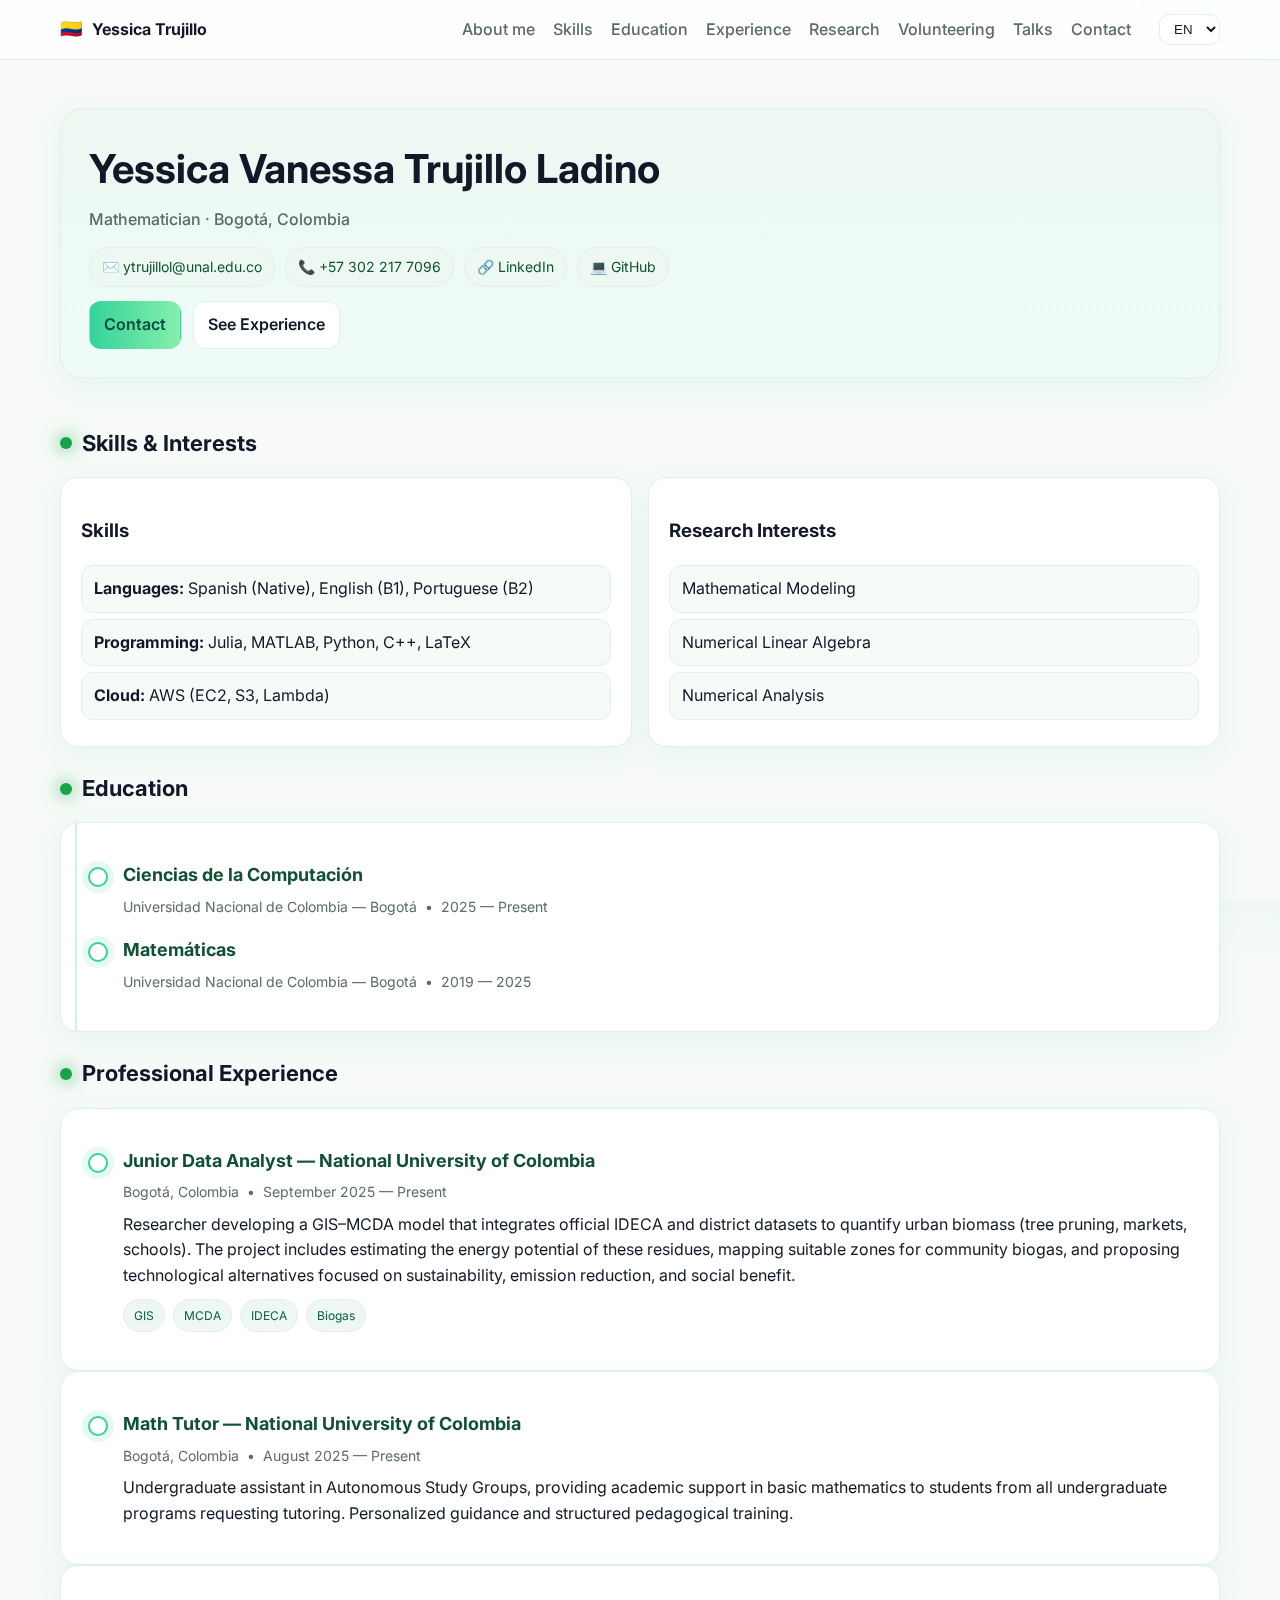
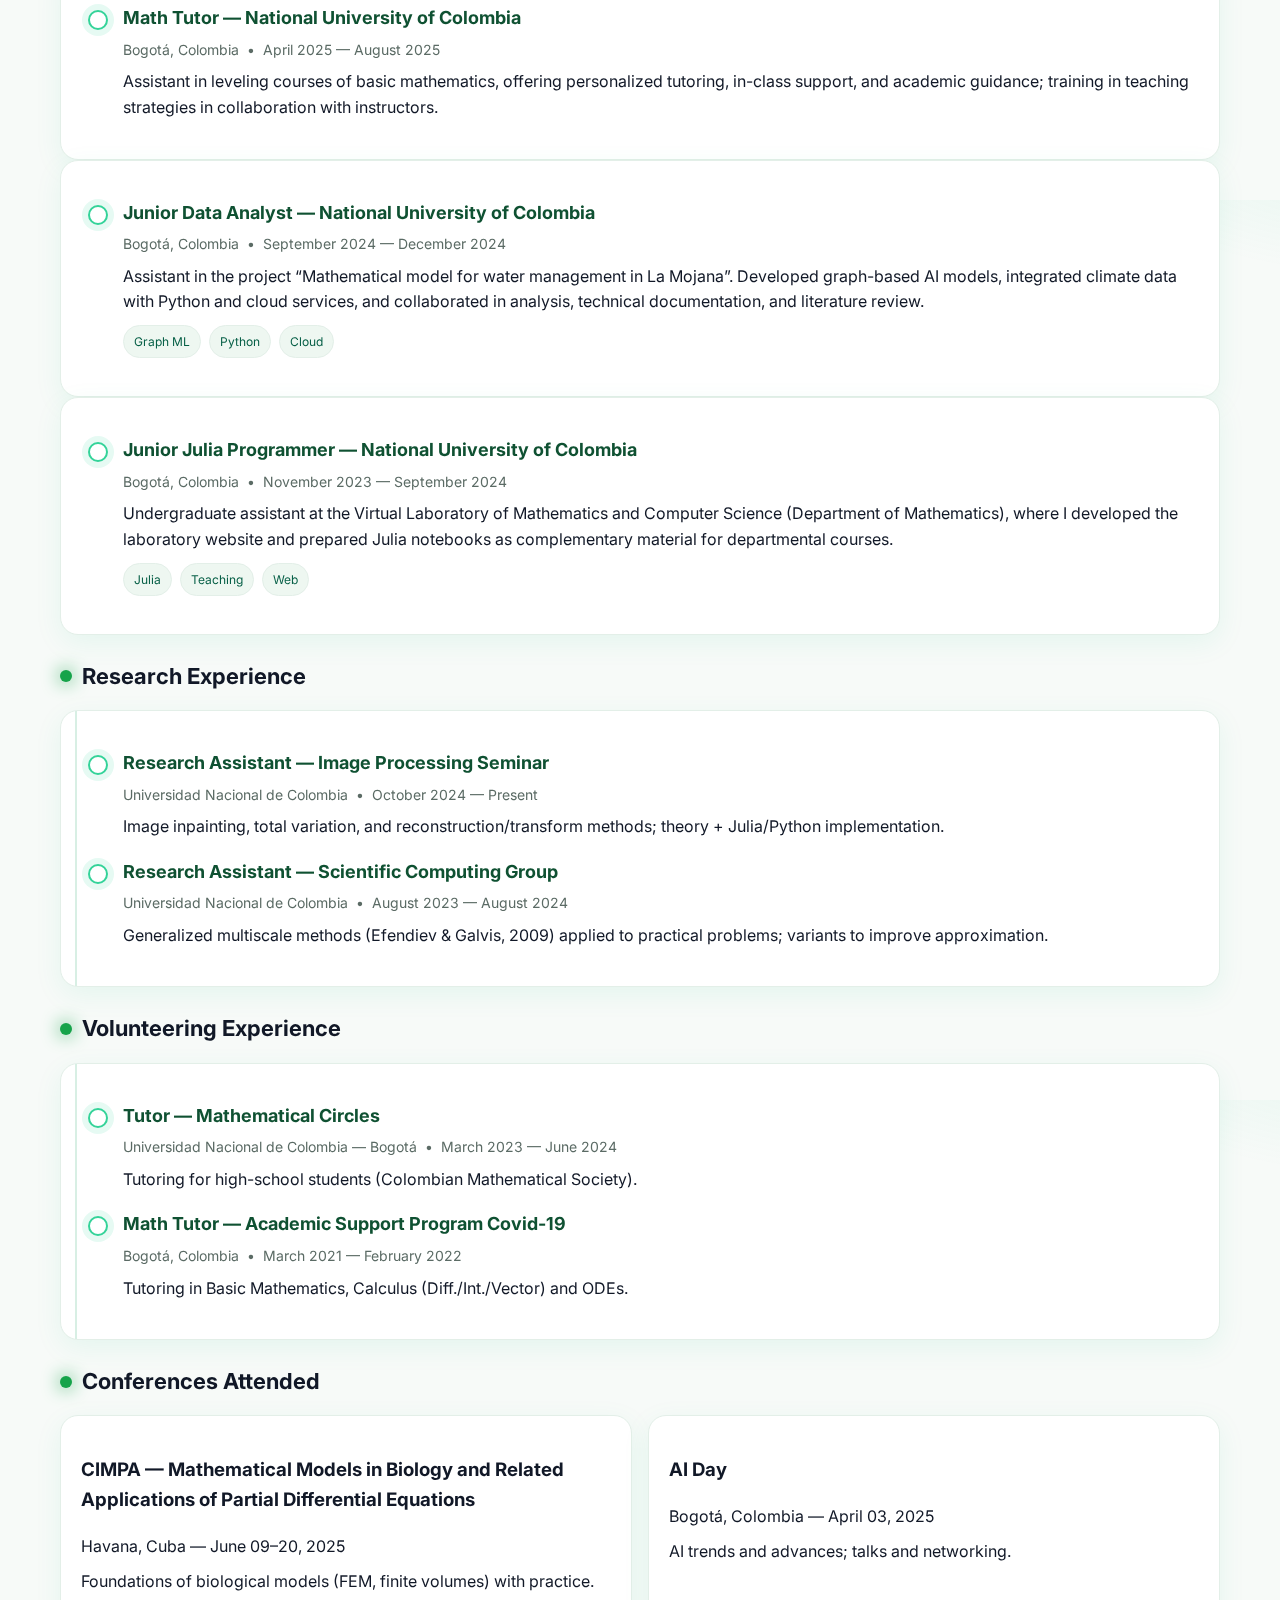
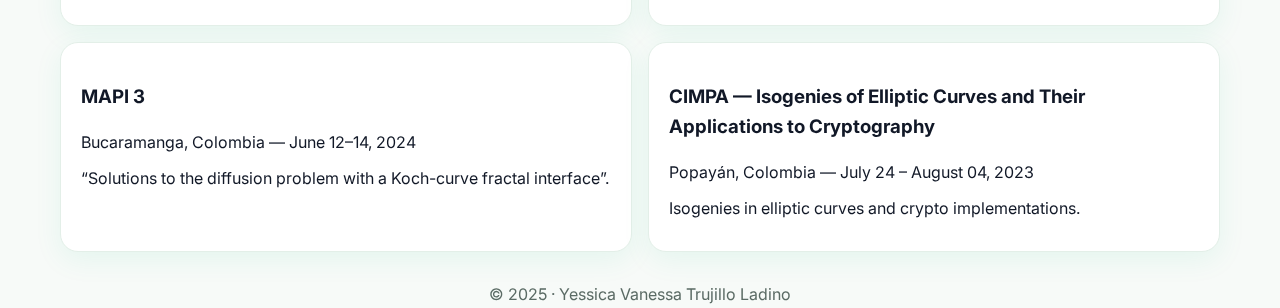
<file: index.html>
<!DOCTYPE html>
<html lang="es">
<head>
  <meta charset="UTF-8" />
  <meta name="viewport" content="width=device-width, initial-scale=1" />
  <title>Yessica Trujillo — Matemática</title>
  <meta name="description" content="CV de Yessica Vanessa Trujillo Ladino — Matemática, investigación y datos." />
  <link rel="preconnect" href="https://fonts.googleapis.com">
  <link rel="preconnect" href="https://fonts.gstatic.com" crossorigin>
  <link href="https://fonts.googleapis.com/css2?family=Inter:wght@300;400;500;600;700&display=swap" rel="stylesheet">
  <style>
    :root{
      /* Paleta VERDE — TEMA CLARO */
      --bg: #f7faf8;           /* fondo claro */
      --surface: #ffffff;      /* panel principal */
      --elev: #f1f6f3;         /* panel elevado */
      --text: #111827;         /* texto principal */
      --muted:#5b6b65;         /* texto secundario */
      --line: #e3efe8;         /* bordes suaves verdes */
      --accent:#16a34a;        /* verde */
      --accent-2:#34d399;      /* verde menta */
      --danger:#ef4444;
      --radius-lg:18px; --radius-md:12px; --radius-sm:10px;
      --shadow: 0 8px 28px rgba(16, 185, 129, .08);
    }

    *{box-sizing:border-box}
    html,body{height:100%}
    body{
      margin:0; 
      background:
        radial-gradient(900px 420px at 110% -10%, rgba(52,211,153,.12), transparent 40%),
        radial-gradient(780px 360px at -10% 120%, rgba(134,239,172,.12), transparent 45%),
        var(--bg);
      color:var(--text); 
      font-family:Inter, system-ui, -apple-system, Segoe UI, Roboto, Arial, sans-serif;
      -webkit-font-smoothing:antialiased; line-height:1.6;
    }

    /* NAV */
    .nav{position:sticky; top:0; z-index:50; backdrop-filter:saturate(130%) blur(8px);
         background:rgba(255,255,255,.75); border-bottom:1px solid var(--line)}
    .nav .wrap{max-width:1200px; margin:0 auto; padding:14px 20px; display:flex; align-items:center; gap:20px}
    .logo{display:flex; align-items:center; gap:10px; text-decoration:none; color:var(--text); font-weight:700}
    .logo .flag{font-size:18px}
    .logo .brand{font-size:16px}
    .navlinks{margin-left:auto; display:flex; gap:18px}
    .navlinks a{color:var(--muted); text-decoration:none; font-weight:500}
    .navlinks a:hover{color:var(--text)}
    .hamb{display:none; margin-left:auto; cursor:pointer; font-size:22px}
    #lang{margin-left:8px; background:var(--surface); color:var(--text); border:1px solid var(--line);
          border-radius:10px; padding:6px 10px}

    /* SECCIONES BASE */
    .section{max-width:1200px; margin:24px auto; padding:0 20px}
    .title{display:flex; align-items:center; gap:10px; font-size:22px; margin:0 0 16px; color:var(--text)}
    .dot{width:12px; height:12px; border-radius:50%; background:var(--accent); box-shadow:0 0 18px var(--accent)}
    .card{background:var(--surface); border:1px solid var(--line); border-radius:var(--radius-lg); box-shadow:var(--shadow); padding:20px}
    .grid{display:grid; grid-template-columns:repeat(12, 1fr); gap:16px}
    .col-6{grid-column: span 6}
    .col-12{grid-column: span 12}

    /* HERO */
    .hero{max-width:1200px; margin:0 auto; padding:48px 20px 24px; display:grid; gap:22px; align-items:center}
    .hero-card{
      background:
        linear-gradient(180deg, rgba(16,163,74,.08), rgba(52,211,153,.08)),
        var(--surface);
      border:1px solid var(--line); border-radius:22px; padding:28px; box-shadow:var(--shadow)
    }
    .hero h1{margin:0 0 6px; font-size: clamp(28px, 5vw, 40px)}
    .hero .subtitle{margin:0 0 14px; color:var(--muted); font-weight:500}
    .chips{display:flex; flex-wrap:wrap; gap:10px; margin-top:8px}
    .chip{background:#ecf8f1; border:1px solid var(--line); padding:8px 12px; border-radius:999px; font-size:14px; color:#0f5132}
    .actions{display:flex; flex-wrap:wrap; gap:12px; margin-top:14px}
    .btn{display:inline-flex; align-items:center; gap:8px; padding:10px 14px; border-radius:12px; border:1px solid var(--line);
         background:var(--surface); color:var(--text); text-decoration:none; font-weight:600}
    .btn.primary{background:linear-gradient(90deg, var(--accent-2), #86efac); color:#064e3b; border-color:transparent}

    /* LISTAS Y TIMELINE */
    .list{list-style:none; margin:0; padding:0}
    .list li{background:#f6fbf8; border:1px solid var(--line); border-radius:12px; padding:10px 12px; margin:6px 0}

    .timeline{position:relative}
    .timeline::before{content:""; position:absolute; left:14px; top:0; bottom:0; width:2px; background:#d8efe4}
    .t{position:relative; padding-left:42px; margin:18px 0}
    .t::before{content:""; position:absolute; left:7px; top:6px; width:16px; height:16px; border-radius:50%;
               background:var(--surface); border:2px solid var(--accent-2); box-shadow:0 0 0 6px rgba(52,211,153,.12)}
    .t h3{margin:0 0 6px; font-size:18px; color:#0f5132}
    .t .meta{display:flex; gap:8px; flex-wrap:wrap; color:var(--muted); font-size:14px; margin-bottom:8px}
    .tags{display:flex; flex-wrap:wrap; gap:8px; margin-top:8px}
    .tag{font-size:12px; padding:6px 10px; background:#eef7f1; border:1px solid var(--line); border-radius:999px; color:#065f46}

    /* TEXTO */
    p{margin:0 0 10px}
    a{color:var(--accent); text-decoration:none}
    a:hover{text-decoration:underline}

    /* FOOTER */
    footer{max-width:1200px; margin:30px auto 24px; padding:0 20px; text-align:center; color:var(--muted)}

    /* Responsive */
    @media (max-width: 980px){
      .grid{grid-template-columns:repeat(6, 1fr)}
      .col-6{grid-column:span 6}
      .navlinks{display:none}
      .hamb{display:block}
    }
    @media (max-width: 640px){
      .hero-card{padding:22px}
    }
  </style>
</head>
<body>
  <!-- NAV -->
  <header class="nav">
    <div class="wrap">
      <a href="#top" class="logo"><span class="flag">🇨🇴</span><span class="brand">Yessica Trujillo</span></a>
      <nav class="navlinks">
        <a href="#sobre" data-i18n="nav.about">Sobre mí</a>
        <a href="#habilidades" data-i18n="nav.skills">Habilidades</a>
        <a href="#formacion" data-i18n="nav.education">Formación</a>
        <a href="#experiencia" data-i18n="nav.experience">Experiencia</a>
        <a href="#investigacion" data-i18n="nav.research">Investigación</a>
        <a href="#voluntariado" data-i18n="nav.volunteering">Voluntariado</a>
        <a href="#conferencias" data-i18n="nav.talks">Conferencias</a>
        <a href="#contacto" data-i18n="nav.contact">Contacto</a>
      </nav>
      <select id="lang" aria-label="Cambiar idioma">
        <option value="es">ES</option>
        <option value="en">EN</option>
        <option value="pt">PT</option>
      </select>
      <div class="hamb" id="hamb">☰</div>
    </div>
  </header>

  <!-- HERO -->
  <section id="top" class="hero">
    <div class="hero-card">
      <h1>Yessica Vanessa Trujillo Ladino</h1>
      <p class="subtitle" data-i18n="hero.subtitle">Matemática · Bogotá, Colombia</p>
      <div class="chips">
        <span class="chip">✉️ <a href="mailto:ytrujillol@unal.edu.co" style="color:inherit;text-decoration:none">ytrujillol@unal.edu.co</a></span>
        <span class="chip">📞 <a href="tel:+573022177096" style="color:inherit;text-decoration:none">+57 302 217 7096</a></span>
        <span class="chip">🔗 <a href="https://www.linkedin.com/in/yessica-vanessa-trujillo-ladino-4a996a239" target="_blank" rel="noopener" style="color:inherit;text-decoration:none">LinkedIn</a></span>
        <span class="chip">💻 <a href="https://github.com/ytrujillol" target="_blank" rel="noopener" style="color:inherit;text-decoration:none">GitHub</a></span>
      </div>
      <div class="actions">
        <a class="btn primary" href="#contacto" data-i18n="hero.ctaContact">Contactar</a>
        <a class="btn" href="#experiencia" data-i18n="hero.ctaExperience">Ver Experiencia</a>
      </div>
    </div>
  </section>

  <!-- HABILIDADES / INTERESES -->
  <section id="habilidades" class="section">
    <h2 class="title"><span class="dot"></span> <span data-i18n="sections.skillsInterests">Habilidades e Intereses</span></h2>
    <div class="grid">
      <div class="col-6 card">
        <h3 data-i18n="sections.skills">Habilidades</h3>
        <ul class="list">
          <li><strong data-i18n="skills.languagesLabel">Idiomas:</strong> <span data-i18n="skills.languagesValue">Español (Nativo), Inglés (B1), Portugués (B2)</span></li>
          <li><strong data-i18n="skills.codingLabel">Programación:</strong> Julia, MATLAB, Python, C++, LaTeX</li>
          <li><strong data-i18n="skills.cloudLabel">Nube:</strong> AWS (EC2, S3, Lambda)</li>
        </ul>
      </div>
      <div class="col-6 card">
        <h3 data-i18n="sections.researchInterests">Intereses de investigación</h3>
        <ul class="list">
          <li data-i18n="interests.modeling">Modelación Matemática</li>
          <li data-i18n="interests.linalg">Álgebra Lineal Numérica</li>
          <li data-i18n="interests.numerical">Análisis Numérico</li>
        </ul>
      </div>
    </div>
  </section>

  <!-- FORMACIÓN -->
  <section id="formacion" class="section">
    <h2 class="title"><span class="dot"></span> <span data-i18n="sections.education">Formación Académica</span></h2>
    <div class="card timeline">
      <div class="t">
        <h3>Ciencias de la Computación</h3>
        <div class="meta"><span>Universidad Nacional de Colombia — Bogotá</span><span>•</span><span data-i18n="edu.csYears">2025 — Presente</span></div>
      </div>
      <div class="t">
        <h3>Matemáticas</h3>
        <div class="meta"><span>Universidad Nacional de Colombia — Bogotá</span><span>•</span><span data-i18n="edu.mathYears">2019 — 2025</span></div>
      </div>
    </div>
  </section>

  <!-- EXPERIENCIA PROFESIONAL (en párrafo) -->
  <section id="experiencia" class="section">
    <h2 class="title"><span class="dot"></span> <span data-i18n="sections.experience">Experiencia Profesional</span></h2>

    <div class="card">
      <div class="t">
        <h3 data-i18n="exp.role1">Analista de Datos Junior — Universidad Nacional de Colombia</h3>
        <div class="meta"><span>Bogotá, Colombia</span><span>•</span><span data-i18n="exp.role1When">Septiembre 2025 — Presente</span></div>
        <p data-i18n="exp.role1Desc">Me desempeño como investigadora desarrollando un modelo GIS–MCDA que integra datos oficiales de IDECA y entidades distritales para cuantificar la oferta de biomasa urbana proveniente de podas, plazas de mercado y colegios distritales. El proyecto incluye la estimación del potencial energético de estos residuos, el mapeo de zonas idóneas para implementar soluciones de biogás comunitario y la formulación de alternativas tecnológicas de aprovechamiento con enfoque en sostenibilidad, reducción de emisiones y beneficio social.</p>
        <div class="tags"><span class="tag">GIS</span><span class="tag">MCDA</span><span class="tag">IDECA</span><span class="tag" data-i18n="exp.biogas">Biogás</span></div>
      </div>
    </div>

    <div class="card">
      <div class="t">
        <h3 data-i18n="exp.role2">Tutora de Matemáticas — Universidad Nacional de Colombia</h3>
        <div class="meta"><span>Bogotá, Colombia</span><span>•</span><span data-i18n="exp.role2When">Agosto 2025 — Presente</span></div>
        <p data-i18n="exp.role2Desc">Estudiante auxiliar en los Grupos de Estudio Autónomo, brindo apoyo académico en asignaturas básicas de matemáticas a estudiantes de todos los programas de pregrado que solicitan tutorías. Mi labor consiste en ofrecer orientación personalizada según las necesidades de cada estudiante, sin importar su formación académica, y participar en un programa de capacitación estructurado que fortalece mis estrategias de tutoría y habilidades pedagógicas.</p>
      </div>
    </div>

    <div class="card">
      <div class="t">
        <h3 data-i18n="exp.role3">Tutora de Matemáticas — Universidad Nacional de Colombia</h3>
        <div class="meta"><span>Bogotá, Colombia</span><span>•</span><span data-i18n="exp.role3When">Abril 2025 — Agosto 2025</span></div>
        <p data-i18n="exp.role3Desc">Estudiante auxiliar en cursos nivelatorios de matemáticas básicas, brindando tutorías personalizadas, apoyo en aula y orientación académica, además de recibir formación en estrategias de enseñanza en colaboración con docentes.</p>
      </div>
    </div>

    <div class="card">
      <div class="t">
        <h3 data-i18n="exp.role4">Analista de Datos Junior — Universidad Nacional de Colombia</h3>
        <div class="meta"><span>Bogotá, Colombia</span><span>•</span><span data-i18n="exp.role4When">Septiembre 2024 — Diciembre 2024</span></div>
        <p data-i18n="exp.role4Desc">Estudiante auxiliar en el proyecto “Modelo matemático para la gestión del agua en La Mojana”. Desarrollé modelos de IA basados en grafos, integré datos climáticos con Python y servicios en la nube, y colaboré en el análisis, documentación técnica y revisión bibliográfica.</p>
        <div class="tags"><span class="tag">Graph ML</span><span class="tag">Python</span><span class="tag">Cloud</span></div>
      </div>
    </div>

    <div class="card">
      <div class="t">
        <h3 data-i18n="exp.role5">Programadora Junior en Julia — Universidad Nacional de Colombia</h3>
        <div class="meta"><span>Bogotá, Colombia</span><span>•</span><span data-i18n="exp.role5When">Noviembre 2023 — Septiembre 2024</span></div>
        <p data-i18n="exp.role5Desc">Estudiante auxiliar en el Laboratorio Virtual de Matemáticas y Ciencias de la Computación (Departamento de Matemáticas), donde desarrollé la página web del laboratorio y elaboré cuadernos en Julia como material complementario para cursos del departamento. <a href="https://labmatecc.github.io/" target="_blank" rel="noopener">labmatecc.github.io</a></p>
        <div class="tags"><span class="tag">Julia</span><span class="tag" data-i18n="exp.teaching">Docencia</span><span class="tag">Web</span></div>
      </div>
    </div>

  </section>

  <!-- INVESTIGACIÓN -->
  <section id="investigacion" class="section">
    <h2 class="title"><span class="dot"></span> <span data-i18n="sections.research">Experiencia en Investigación</span></h2>
    <div class="card timeline">
      <div class="t">
        <h3 data-i18n="res.role1">Asistente de Investigación — Seminario de procesamiento de imágenes</h3>
        <div class="meta"><span>Universidad Nacional de Colombia</span><span>•</span><span data-i18n="res.role1When">Octubre 2024 — Presente</span></div>
        <p data-i18n="res.role1Desc">Image inpainting, variación total y métodos de reconstrucción/transformación; teoría + implementación en Julia y Python.</p>
      </div>
      <div class="t">
        <h3 data-i18n="res.role2">Asistente de Investigación — Grupo de computación científica</h3>
        <div class="meta"><span>Universidad Nacional de Colombia</span><span>•</span><span data-i18n="res.role2When">Agosto 2023 — Agosto 2024</span></div>
        <p data-i18n="res.role2Desc">Métodos multiescala generalizados (Efendiev &amp; Galvis, 2009) aplicados a problemas prácticos; variantes para mejorar la aproximación.</p>
      </div>
    </div>
  </section>

  <!-- VOLUNTARIADO -->
  <section id="voluntariado" class="section">
    <h2 class="title"><span class="dot"></span> <span data-i18n="sections.volunteering">Experiencia de Voluntariado</span></h2>
    <div class="card timeline">
      <div class="t">
        <h3 data-i18n="vol.role1">Tutora — Círculos Matemáticos</h3>
        <div class="meta"><span>Universidad Nacional de Colombia — Bogotá</span><span>•</span><span data-i18n="vol.role1When">Marzo 2023 — Junio 2024</span></div>
        <p data-i18n="vol.role1Desc">Tutorías a estudiantes de bachillerato (Sociedad Colombiana de Matemáticas).</p>
      </div>
      <div class="t">
        <h3 data-i18n="vol.role2">Tutora de Matemáticas — Programa de Apoyo Académico Covid-19</h3>
        <div class="meta"><span>Bogotá, Colombia</span><span>•</span><span data-i18n="vol.role2When">Marzo 2021 — Febrero 2022</span></div>
        <p data-i18n="vol.role2Desc">Tutorías en Matemáticas Básicas, Cálculo (Dif./Int./Vectorial) y EDO.</p>
      </div>
    </div>
  </section>

  <!-- CONFERENCIAS -->
  <section id="conferencias" class="section">
    <h2 class="title"><span class="dot"></span> <span data-i18n="sections.talks">Conferencias Asistidas</span></h2>
    <div class="grid">
      <div class="col-6 card">
        <h3>CIMPA — Mathematical Models in Biology and Related Applications of Partial Differential Equations</h3>
        <p class="muted" data-i18n="talks.habanaWhen">La Habana, Cuba — Junio 09–20, 2025</p>
        <p data-i18n="talks.habanaDesc">Fundamentos de modelos biológicos (FEM, volúmenes finitos) con prácticas.</p>
      </div>
      <div class="col-6 card">
        <h3>AI Day</h3>
        <p class="muted" data-i18n="talks.aiWhen">Bogotá, Colombia — Abril 03, 2025</p>
        <p data-i18n="talks.aiDesc">Avances y tendencias en IA; charlas y networking.</p>
      </div>
      <div class="col-6 card">
        <h3>MAPI 3</h3>
        <p class="muted" data-i18n="talks.mapiWhen">Bucaramanga, Colombia — Junio 12–14, 2024</p>
        <p data-i18n="talks.mapiDesc">“Soluciones al problema de difusión con interfaz fractal de la curva de Koch”.</p>
      </div>
      <div class="col-6 card">
        <h3>CIMPA — Isogenies of Elliptic Curves and Their Applications to Cryptography</h3>
        <p class="muted" data-i18n="talks.popayanWhen">Popayán, Colombia — Julio 24 – Agosto 04, 2023</p>
        <p data-i18n="talks.popayanDesc">Isogenias en curvas elípticas y su implementación en criptografía.</p>
      </div>
    </div>
  </section>

  <footer>
    <p>© 2025 · Yessica Vanessa Trujillo Ladino</p>
  </footer>

  <script>
    // Menú móvil + scroll suave + selector de idioma persistente
    const hamb = document.getElementById('hamb');
    const navlinks = document.querySelector('.navlinks');
    const langSel = document.getElementById('lang');

    hamb?.addEventListener('click', ()=>{
      const open = navlinks.style.display === 'flex';
      navlinks.style.display = open ? 'none' : 'flex';
      navlinks.style.flexDirection = 'column';
      navlinks.style.gap = '12px';
      navlinks.style.background = 'rgba(255,255,255,.97)'; // claro
      navlinks.style.position = 'absolute';
      navlinks.style.top = '56px';
      navlinks.style.right = '74px';
      navlinks.style.padding = '12px 14px';
      const line = getComputedStyle(document.documentElement).getPropertyValue('--line').trim() || '#e3efe8';
      navlinks.style.border = `1px solid ${line}`;
      navlinks.style.borderRadius = '12px';
    });

    document.querySelectorAll('a[href^="#"]').forEach(a=>{
      a.addEventListener('click', e=>{
        const id = a.getAttribute('href');
        if(id && id.length>1){
          e.preventDefault();
          document.querySelector(id)?.scrollIntoView({behavior:'smooth', block:'start'});
          if(window.innerWidth<980){ navlinks.style.display='none'; }
        }
      });
    });

    // Traducciones ES/EN/PT
    const I18N = {
      es: {
        'nav.about':'Sobre mí','nav.skills':'Habilidades','nav.education':'Formación','nav.experience':'Experiencia','nav.research':'Investigación','nav.volunteering':'Voluntariado','nav.talks':'Conferencias','nav.contact':'Contacto',
        'hero.subtitle':'Matemática · Bogotá, Colombia','hero.ctaContact':'Contactar','hero.ctaExperience':'Ver Experiencia',
        'sections.skillsInterests':'Habilidades e Intereses','sections.skills':'Habilidades','sections.researchInterests':'Intereses de investigación','sections.education':'Formación Académica','sections.experience':'Experiencia Profesional','sections.research':'Experiencia en Investigación','sections.volunteering':'Experiencia de Voluntariado','sections.talks':'Conferencias Asistidas','sections.contact':'Contacto','sections.contactRefs':'Contacto y Referencias','sections.references':'Referencias',
        'skills.languagesLabel':'Idiomas:','skills.languagesValue':'Español (Nativo), Inglés (B1), Portugués (B2)','skills.codingLabel':'Programación:','skills.cloudLabel':'Nube:',
        'interests.modeling':'Modelación Matemática','interests.linalg':'Álgebra Lineal Numérica','interests.numerical':'Análisis Numérico',
        'edu.csYears':'2025 — Presente','edu.mathYears':'2019 — 2025',
        'exp.role1':'Analista de Datos Junior — Universidad Nacional de Colombia','exp.role1When':'Septiembre 2025 — Presente','exp.role1Desc':'Me desempeño como investigadora desarrollando un modelo GIS–MCDA que integra datos oficiales de IDECA y entidades distritales para cuantificar la oferta de biomasa urbana proveniente de podas, plazas de mercado y colegios distritales. El proyecto incluye la estimación del potencial energético de estos residuos, el mapeo de zonas idóneas para implementar soluciones de biogás comunitario y la formulación de alternativas tecnológicas de aprovechamiento con enfoque en sostenibilidad, reducción de emisiones y beneficio social.','exp.biogas':'Biogás',
        'exp.role2':'Tutora de Matemáticas — Universidad Nacional de Colombia','exp.role2When':'Agosto 2025 — Presente','exp.role2Desc':'Estudiante auxiliar en los Grupos de Estudio Autónomo, brindo apoyo académico en asignaturas básicas de matemáticas a estudiantes de todos los programas de pregrado que solicitan tutorías. Mi labor consiste en ofrecer orientación personalizada según las necesidades de cada estudiante, sin importar su formación académica, y participar en un programa de capacitación estructurado que fortalece mis estrategias de tutoría y habilidades pedagógicas.',
        'exp.role3':'Tutora de Matemáticas — Universidad Nacional de Colombia','exp.role3When':'Abril 2025 — Agosto 2025','exp.role3Desc':'Estudiante auxiliar en cursos nivelatorios de matemáticas básicas, brindando tutorías personalizadas, apoyo en aula y orientación académica, además de recibir formación en estrategias de enseñanza en colaboración con docentes.',
        'exp.role4':'Analista de Datos Junior — Universidad Nacional de Colombia','exp.role4When':'Septiembre 2024 — Diciembre 2024','exp.role4Desc':'Estudiante auxiliar en el proyecto “Modelo matemático para la gestión del agua en La Mojana”. Desarrollé modelos de IA basados en grafos, integré datos climáticos con Python y servicios en la nube, y colaboré en el análisis, documentación técnica y revisión bibliográfica.',
        'exp.role5':'Programadora Junior en Julia — Universidad Nacional de Colombia','exp.role5When':'Noviembre 2023 — Septiembre 2024','exp.role5Desc':'Estudiante auxiliar en el Laboratorio Virtual de Matemáticas y Ciencias de la Computación (Departamento de Matemáticas), donde desarrollé la página web del laboratorio y elaboré cuadernos en Julia como material complementario para cursos del departamento.','exp.teaching':'Docencia',
        'res.role1':'Asistente de Investigación — Seminario de procesamiento de imágenes','res.role1When':'Octubre 2024 — Presente','res.role1Desc':'Image inpainting, variación total y métodos de reconstrucción/transformación; teoría + implementación en Julia y Python.',
        'res.role2':'Asistente de Investigación — Grupo de computación científica','res.role2When':'Agosto 2023 — Agosto 2024','res.role2Desc':'Métodos multiescala generalizados (Efendiev & Galvis, 2009) aplicados a problemas prácticos; variantes para mejorar la aproximación.',
        'vol.role1':'Tutora — Círculos Matemáticos','vol.role1When':'Marzo 2023 — Junio 2024','vol.role1Desc':'Tutorías a estudiantes de bachillerato (Sociedad Colombiana de Matemáticas).',
        'vol.role2':'Tutora de Matemáticas — Programa de Apoyo Académico Covid-19','vol.role2When':'Marzo 2021 — Febrero 2022','vol.role2Desc':'Tutorías en Matemáticas Básicas, Cálculo (Dif./Int./Vectorial) y EDO.',
        'talks.habanaWhen':'La Habana, Cuba — Junio 09–20, 2025','talks.habanaDesc':'Fundamentos de modelos biológicos (FEM, volúmenes finitos) con prácticas.',
        'talks.aiWhen':'Bogotá, Colombia — Abril 03, 2025','talks.aiDesc':'Avances y tendencias en IA; charlas y networking.',
        'talks.mapiWhen':'Bucaramanga, Colombia — Junio 12–14, 2024','talks.mapiDesc':'“Soluciones al problema de difusión con interfaz fractal de la curva de Koch”.',
        'talks.popayanWhen':'Popayán, Colombia — Julio 24 – Agosto 04, 2023','talks.popayanDesc':'Isogenias en curvas elípticas y su implementación en criptografía.'
      },
      en: {
        'nav.about':'About me','nav.skills':'Skills','nav.education':'Education','nav.experience':'Experience','nav.research':'Research','nav.volunteering':'Volunteering','nav.talks':'Talks','nav.contact':'Contact',
        'hero.subtitle':'Mathematician · Bogotá, Colombia','hero.ctaContact':'Contact','hero.ctaExperience':'See Experience',
        'sections.skillsInterests':'Skills & Interests','sections.skills':'Skills','sections.researchInterests':'Research Interests','sections.education':'Education','sections.experience':'Professional Experience','sections.research':'Research Experience','sections.volunteering':'Volunteering Experience','sections.talks':'Conferences Attended','sections.contact':'Contact','sections.contactRefs':'Contact & References','sections.references':'References',
        'skills.languagesLabel':'Languages:','skills.languagesValue':'Spanish (Native), English (B1), Portuguese (B2)','skills.codingLabel':'Programming:','skills.cloudLabel':'Cloud:',
        'interests.modeling':'Mathematical Modeling','interests.linalg':'Numerical Linear Algebra','interests.numerical':'Numerical Analysis',
        'edu.csYears':'2025 — Present','edu.mathYears':'2019 — 2025',
        'exp.role1':'Junior Data Analyst — National University of Colombia','exp.role1When':'September 2025 — Present','exp.role1Desc':'Researcher developing a GIS–MCDA model that integrates official IDECA and district datasets to quantify urban biomass (tree pruning, markets, schools). The project includes estimating the energy potential of these residues, mapping suitable zones for community biogas, and proposing technological alternatives focused on sustainability, emission reduction, and social benefit.','exp.biogas':'Biogas',
        'exp.role2':'Math Tutor — National University of Colombia','exp.role2When':'August 2025 — Present','exp.role2Desc':'Undergraduate assistant in Autonomous Study Groups, providing academic support in basic mathematics to students from all undergraduate programs requesting tutoring. Personalized guidance and structured pedagogical training.',
        'exp.role3':'Math Tutor — National University of Colombia','exp.role3When':'April 2025 — August 2025','exp.role3Desc':'Assistant in leveling courses of basic mathematics, offering personalized tutoring, in-class support, and academic guidance; training in teaching strategies in collaboration with instructors.',
        'exp.role4':'Junior Data Analyst — National University of Colombia','exp.role4When':'September 2024 — December 2024','exp.role4Desc':'Assistant in the project “Mathematical model for water management in La Mojana”. Developed graph-based AI models, integrated climate data with Python and cloud services, and collaborated in analysis, technical documentation, and literature review.',
        'exp.role5':'Junior Julia Programmer — National University of Colombia','exp.role5When':'November 2023 — September 2024','exp.role5Desc':'Undergraduate assistant at the Virtual Laboratory of Mathematics and Computer Science (Department of Mathematics), where I developed the laboratory website and prepared Julia notebooks as complementary material for departmental courses.','exp.teaching':'Teaching',
        'res.role1':'Research Assistant — Image Processing Seminar','res.role1When':'October 2024 — Present','res.role1Desc':'Image inpainting, total variation, and reconstruction/transform methods; theory + Julia/Python implementation.',
        'res.role2':'Research Assistant — Scientific Computing Group','res.role2When':'August 2023 — August 2024','res.role2Desc':'Generalized multiscale methods (Efendiev & Galvis, 2009) applied to practical problems; variants to improve approximation.',
        'vol.role1':'Tutor — Mathematical Circles','vol.role1When':'March 2023 — June 2024','vol.role1Desc':'Tutoring for high-school students (Colombian Mathematical Society).',
        'vol.role2':'Math Tutor — Academic Support Program Covid-19','vol.role2When':'March 2021 — February 2022','vol.role2Desc':'Tutoring in Basic Mathematics, Calculus (Diff./Int./Vector) and ODEs.',
        'talks.habanaWhen':'Havana, Cuba — June 09–20, 2025','talks.habanaDesc':'Foundations of biological models (FEM, finite volumes) with practice.',
        'talks.aiWhen':'Bogotá, Colombia — April 03, 2025','talks.aiDesc':'AI trends and advances; talks and networking.',
        'talks.mapiWhen':'Bucaramanga, Colombia — June 12–14, 2024','talks.mapiDesc':'“Solutions to the diffusion problem with a Koch-curve fractal interface”.',
        'talks.popayanWhen':'Popayán, Colombia — July 24 – August 04, 2023','talks.popayanDesc':'Isogenies in elliptic curves and crypto implementations.'
      },
      pt: {
        'nav.about':'Sobre mim','nav.skills':'Habilidades','nav.education':'Formação','nav.experience':'Experiência','nav.research':'Pesquisa','nav.volunteering':'Voluntariado','nav.talks':'Conferências','nav.contact':'Contato',
        'hero.subtitle':'Matemática · Bogotá, Colômbia','hero.ctaContact':'Contato','hero.ctaExperience':'Ver Experiência',
        'sections.skillsInterests':'Habilidades e Interesses','sections.skills':'Habilidades','sections.researchInterests':'Interesses de pesquisa','sections.education':'Formação Acadêmica','sections.experience':'Experiência Profissional','sections.research':'Experiência em Pesquisa','sections.volunteering':'Experiência em Voluntariado','sections.talks':'Conferências Participadas','sections.contact':'Contato','sections.contactRefs':'Contato e Referências','sections.references':'Referências',
        'skills.languagesLabel':'Idiomas:','skills.languagesValue':'Espanhol (Nativo), Inglês (B1), Português (B2)','skills.codingLabel':'Programação:','skills.cloudLabel':'Nuvem:',
        'interests.modeling':'Modelagem Matemática','interests.linalg':'Álgebra Linear Numérica','interests.numerical':'Análise Numérica',
        'edu.csYears':'2025 — Presente','edu.mathYears':'2019 — 2025',
        'exp.role1':'Analista de Dados Júnior — Universidade Nacional da Colômbia','exp.role1When':'Setembro 2025 — Presente','exp.role1Desc':'Atuo como pesquisadora no desenvolvimento de um modelo GIS–MCDA que integra dados oficiais da IDECA e de órgãos distritais para quantificar a oferta de biomassa urbana proveniente de podas, mercados e escolas. O projeto inclui a estimativa do potencial energético desses resíduos, o mapeamento de zonas adequadas para biogás comunitário e a formulação de alternativas tecnológicas com foco em sustentabilidade, redução de emissões e benefício social.','exp.biogas':'Biogás',
        'exp.role2':'Tutora de Matemática — Universidade Nacional da Colômbia','exp.role2When':'Agosto 2025 — Presente','exp.role2Desc':'Estudante auxiliar nos Grupos de Estudo Autônomo, oferecendo apoio acadêmico em disciplinas básicas de matemática a estudantes de todos os cursos de graduação que solicitam tutoria. Orientação personalizada e formação pedagógica estruturada.',
        'exp.role3':'Tutora de Matemática — Universidade Nacional da Colômbia','exp.role3When':'Abril 2025 — Agosto 2025','exp.role3Desc':'Monitora em cursos de nivelamento de matemática básica, com tutorias personalizadas, apoio em sala e orientação acadêmica; formação em estratégias de ensino em colaboração com docentes.',
        'exp.role4':'Analista de Dados Júnior — Universidade Nacional da Colômbia','exp.role4When':'Setembro 2024 — Dezembro 2024','exp.role4Desc':'Estudante auxiliar no projeto “Modelo matemático para a gestão da água em La Mojana”. Desenvolvi modelos de IA baseados em grafos, integrei dados climáticos com Python e serviços em nuvem e colaborei em análise, documentação técnica e revisão bibliográfica.',
        'exp.role5':'Programadora Júnior em Julia — Universidade Nacional da Colômbia','exp.role5When':'Novembro 2023 — Setembro 2024','exp.role5Desc':'Estudante auxiliar no Laboratório Virtual de Matemática e Computação (Departamento de Matemática), onde desenvolvi o site do laboratório e elaborei notebooks em Julia como material complementar para cursos do departamento.','exp.teaching':'Docência',
        'res.role1':'Assistente de Pesquisa — Seminário de processamento de imagens','res.role1When':'Outubro 2024 — Presente','res.role1Desc':'Image inpainting, variação total e métodos de reconstrução/transformação; teoria + implementação em Julia e Python.',
        'res.role2':'Assistente de Pesquisa — Grupo de computação científica','res.role2When':'Agosto 2023 — Agosto 2024','res.role2Desc':'Métodos multiescala generalizados (Efendiev & Galvis, 2009) aplicados a problemas práticos; variantes para melhor aproximação.',
        'vol.role1':'Tutora — Círculos Matemáticos','vol.role1When':'Março 2023 — Junho 2024','vol.role1Desc':'Tutorias para estudantes do ensino médio (Sociedade Colombiana de Matemática).',
        'vol.role2':'Tutora de Matemática — Programa de Apoio Acadêmico Covid-19','vol.role2When':'Março 2021 — Fevereiro 2022','vol.role2Desc':'Tutorias em Matemática Básica, Cálculo (Dif./Int./Vetorial) e EDO.',
        'talks.habanaWhen':'Havana, Cuba — 09–20 de junho de 2025','talks.habanaDesc':'Fundamentos de modelos biológicos (FEM, volumes finitos) com práticas.',
        'talks.aiWhen':'Bogotá, Colômbia — 03 de abril de 2025','talks.aiDesc':'Tendências e avanços em IA; palestras e networking.',
        'talks.mapiWhen':'Bucaramanga, Colômbia — 12–14 de junho de 2024','talks.mapiDesc':'“Soluções do problema de difusão com interface fractal da curva de Koch”.',
        'talks.popayanWhen':'Popayán, Colômbia — 24 de julho – 04 de agosto de 2023','talks.popayanDesc':'Isogenias em curvas elípticas e implementações em criptografia.'
      }
    };

    function applyLang(lang){
      const dict = I18N[lang] || I18N.es;
      document.querySelectorAll('[data-i18n]').forEach(el=>{
        const key = el.getAttribute('data-i18n');
        if(dict[key]) el.textContent = dict[key];
      });
      document.querySelectorAll('[data-i18n-html]').forEach(el=>{
        const key = el.getAttribute('data-i18n-html');
        if(dict[key]) el.innerHTML = dict[key];
      });
      document.documentElement.lang = lang;
    }

    // Inicial con autodetección y persistencia
    const saved = localStorage.getItem('lang') || (navigator.language||'es').slice(0,2);
    const initial = I18N[saved] ? saved : 'es';
    applyLang(initial);
    if(langSel){ langSel.value = initial; }
    langSel?.addEventListener('change', e=> {
      const v = e.target.value;
      applyLang(v);
      localStorage.setItem('lang', v);
    });
  </script>
</body>
</html>
</file>
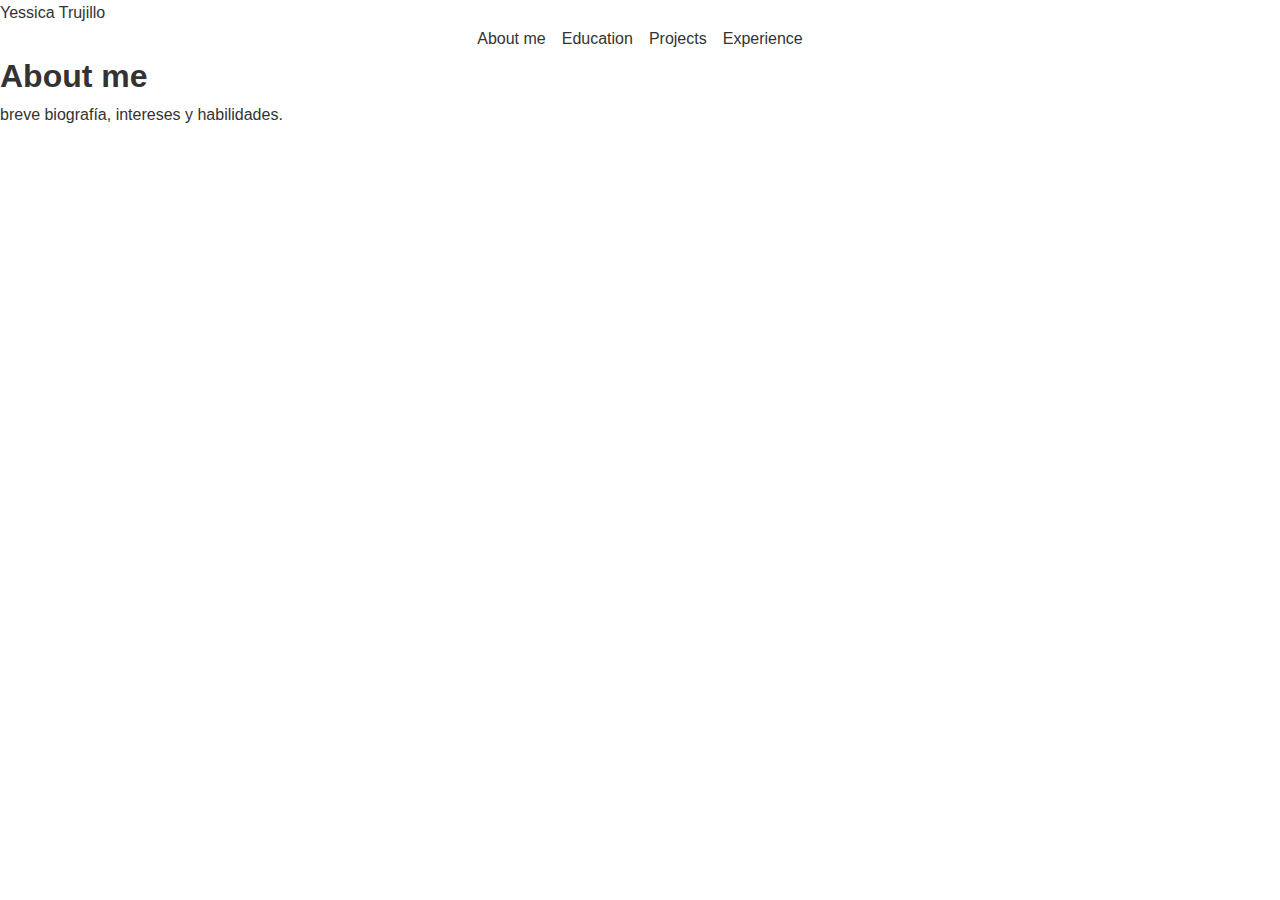
<file: about.html>
<!-- about.html -->
<!DOCTYPE html>
<html lang="es">
<head>
  <meta charset="UTF-8" />
  <meta name="viewport" content="width=device-width, initial-scale=1.0" />
  <title>About me - Yessica Trujillo</title>
  <link rel="stylesheet" href="css/style.css" />
</head>
<body>
  <nav class="navbar">
    <div class="container">
      <a href="index.html" class="brand">Yessica Trujillo</a>
      <ul class="nav-links">
        <li><a href="about.html" target="_blank">About me</a></li>
        <li><a href="education.html" target="_blank">Education</a></li>
        <li><a href="projects.html" target="_blank">Projects</a></li>
        <li><a href="experience.html" target="_blank">Experience</a></li>
      </ul>
    </div>
  </nav>

  <main>
    <section id="about">
      <h1>About me</h1>
      <p>breve biografía, intereses y habilidades.</p>
    </section>
  </main>

  <script src="js/main.js"></script>
</body>
</html>
</file>
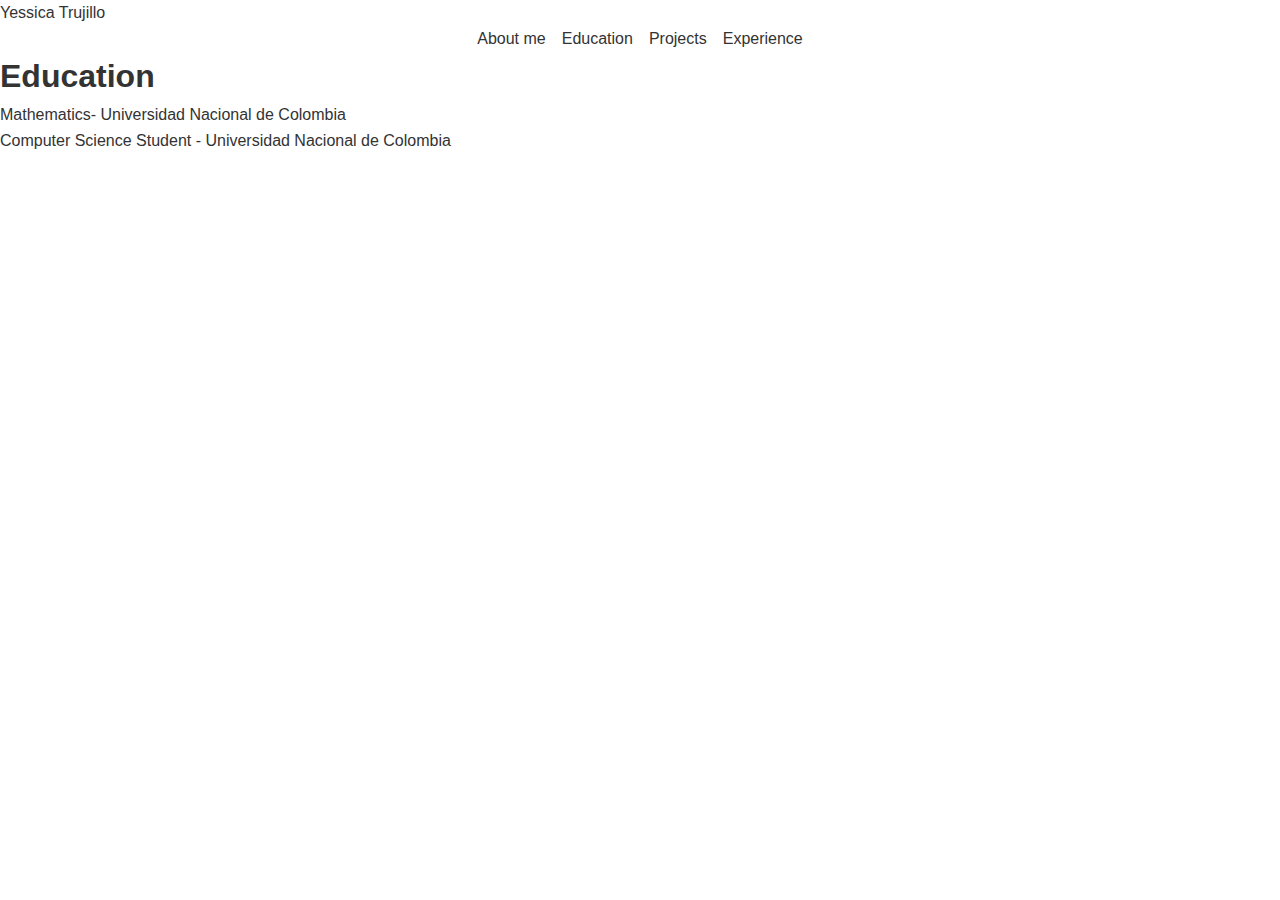
<file: education.html>
<!-- education.html -->
<!DOCTYPE html>
<html lang="es">
<head>
  <meta charset="UTF-8" />
  <meta name="viewport" content="width=device-width, initial-scale=1.0" />
  <title>Education - Yessica Trujillo</title>
  <link rel="stylesheet" href="css/style.css" />
</head>
<body>
  <!-- NAVBAR -->
  <nav class="navbar">
    <div class="container">
      <a href="index.html" class="brand">Yessica Trujillo</a>
      <ul class="nav-links">
        <li><a href="about.html" target="_blank">About me</a></li>
        <li><a href="education.html" target="_blank">Education</a></li>
        <li><a href="projects.html" target="_blank">Projects</a></li>
        <li><a href="experience.html" target="_blank">Experience</a></li>
      </ul>
    </div>
  </nav>

  <main>
    <section id="education">
      <h1>Education</h1>
      <ul>
        <li>Mathematics- Universidad Nacional de Colombia</li>
        <li>Computer Science Student - Universidad Nacional de Colombia</li>
      </ul>
    </section>
  </main>

  <script src="js/main.js"></script>
</body>
</html>
</file>
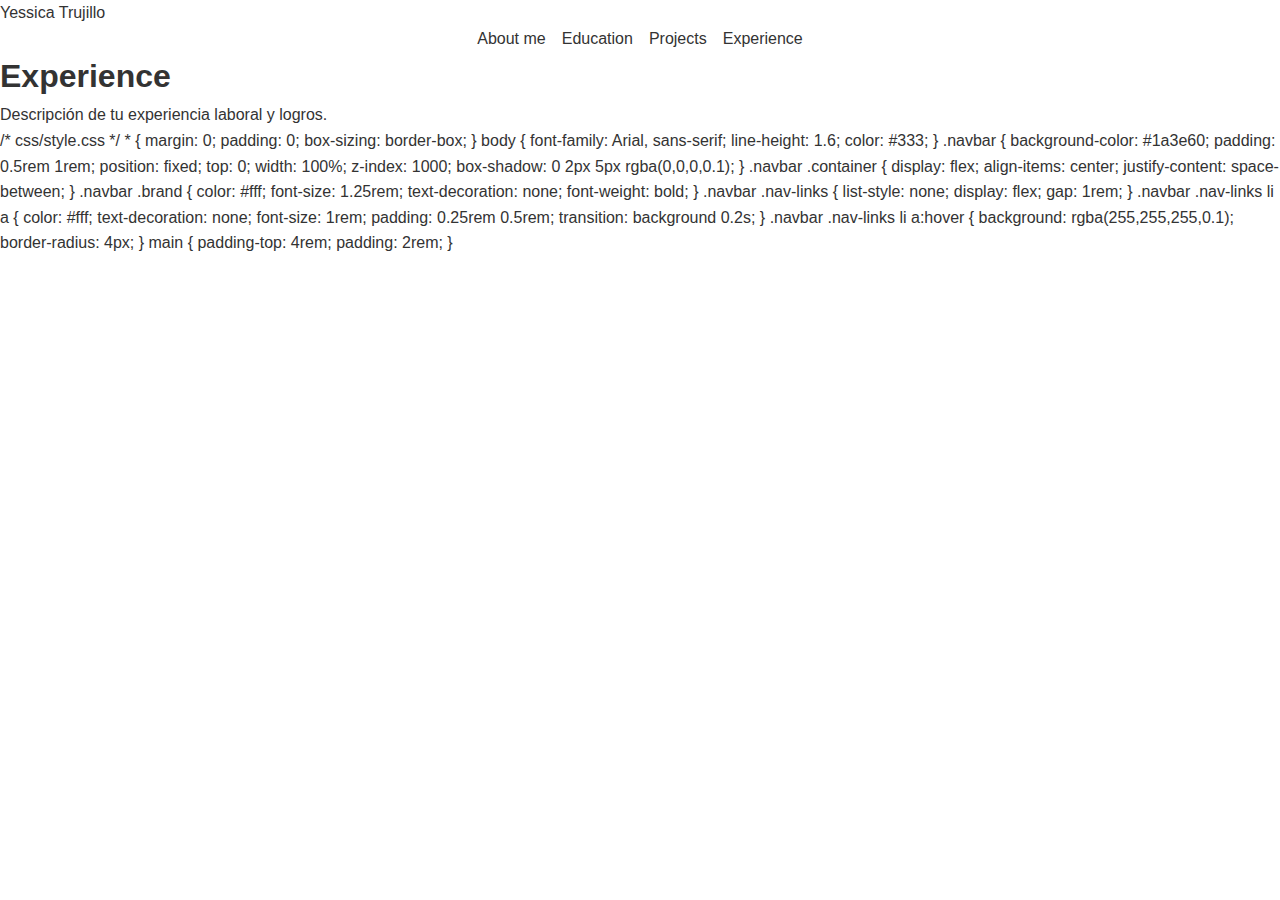
<file: experience.html>
<!-- experience.html -->
<!DOCTYPE html>
<html lang="es">
<head>
  <meta charset="UTF-8" />
  <meta name="viewport" content="width=device-width, initial-scale=1.0" />
  <title>Experience - Yessica Trujillo</title>
  <link rel="stylesheet" href="css/style.css" />
</head>
<body>
  <!-- NAVBAR -->
  <nav class="navbar">
    <div class="container">
      <a href="index.html" class="brand">Yessica Trujillo</a>
      <ul class="nav-links">
        <li><a href="about.html" target="_blank">About me</a></li>
        <li><a href="education.html" target="_blank">Education</a></li>
        <li><a href="projects.html" target="_blank">Projects</a></li>
        <li><a href="experience.html" target="_blank">Experience</a></li>
      </ul>
    </div>
  </nav>

  <main>
    <section id="experience">
      <h1>Experience</h1>
      <p>Descripción de tu experiencia laboral y logros.</p>
    </section>
  </main>

  <script src="js/main.js"></script>
</body>
</html>

/* css/style.css */
* {
  margin: 0;
  padding: 0;
  box-sizing: border-box;
}
body {
  font-family: Arial, sans-serif;
  line-height: 1.6;
  color: #333;
}
.navbar {
  background-color: #1a3e60;
  padding: 0.5rem 1rem;
  position: fixed;
  top: 0;
  width: 100%;
  z-index: 1000;
  box-shadow: 0 2px 5px rgba(0,0,0,0.1);
}
.navbar .container {
  display: flex;
  align-items: center;
  justify-content: space-between;
}
.navbar .brand {
  color: #fff;
  font-size: 1.25rem;
  text-decoration: none;
  font-weight: bold;
}
.navbar .nav-links {
  list-style: none;
  display: flex;
  gap: 1rem;
}
.navbar .nav-links li a {
  color: #fff;
  text-decoration: none;
  font-size: 1rem;
  padding: 0.25rem 0.5rem;
  transition: background 0.2s;
}
.navbar .nav-links li a:hover {
  background: rgba(255,255,255,0.1);
  border-radius: 4px;
}
main {
  padding-top: 4rem;
  padding: 2rem;
}
</file>
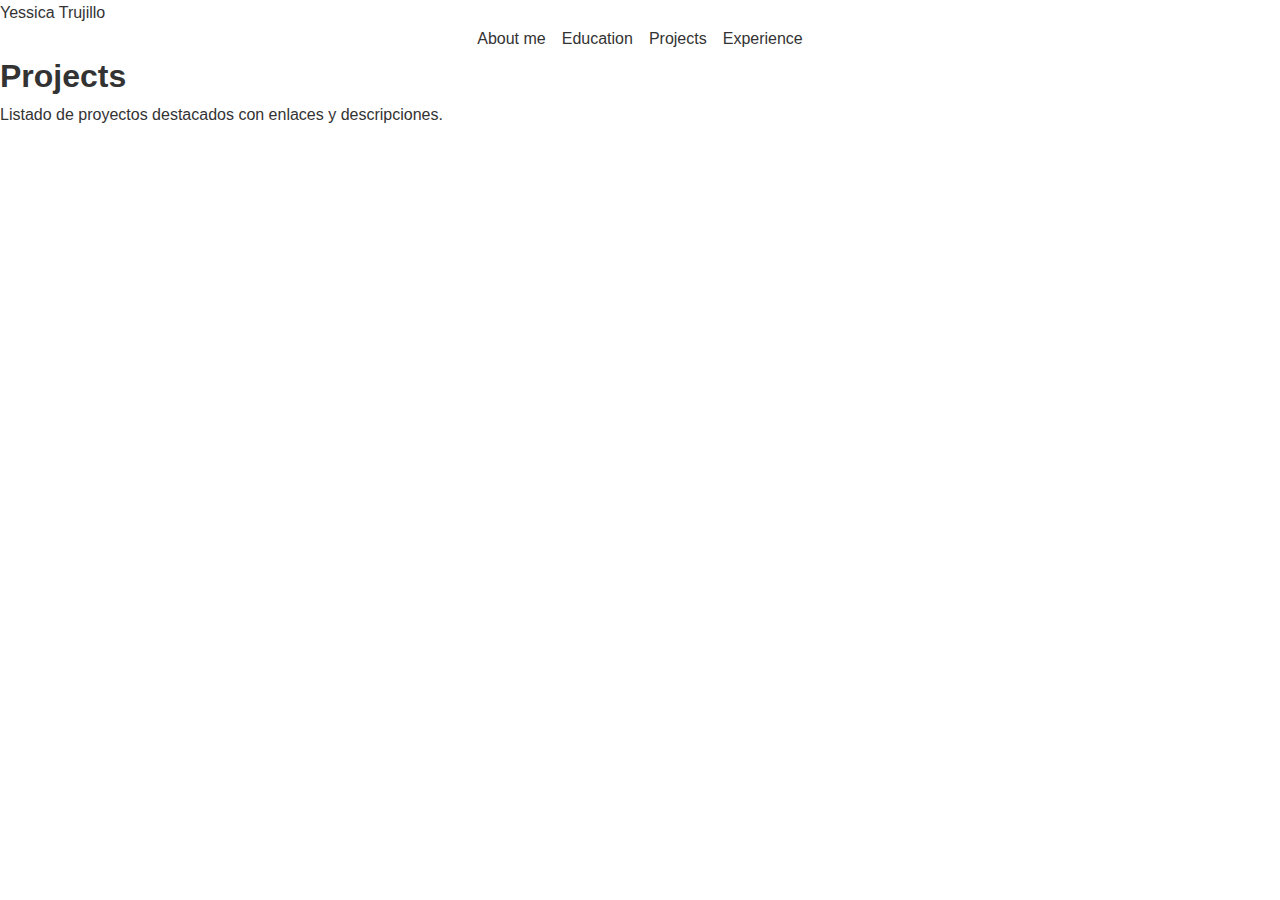
<file: projects.html>
<!-- projects.html -->
<!DOCTYPE html>
<html lang="es">
<head>
  <meta charset="UTF-8" />
  <meta name="viewport" content="width=device-width, initial-scale=1.0" />
  <title>Projects - Yessica Trujillo</title>
  <link rel="stylesheet" href="css/style.css" />
</head>
<body>
  <!-- NAVBAR -->
  <nav class="navbar">
    <div class="container">
      <a href="index.html" class="brand">Yessica Trujillo</a>
      <ul class="nav-links">
        <li><a href="about.html" target="_blank">About me</a></li>
        <li><a href="education.html" target="_blank">Education</a></li>
        <li><a href="projects.html" target="_blank">Projects</a></li>
        <li><a href="experience.html" target="_blank">Experience</a></li>
      </ul>
    </div>
  </nav>

  <main>
    <section id="projects">
      <h1>Projects</h1>
      <p>Listado de proyectos destacados con enlaces y descripciones.</p>
    </section>
  </main>

  <script src="js/main.js"></script>
</body>
</html>
</file>
<file: css/style.css>
/* Reset básico */
* {
    margin: 0;
    padding: 0;
    box-sizing: border-box;
  }
  
  body {
    font-family: Arial, sans-serif;
    line-height: 1.6;
    color: #333;
  }
  
  header {
    background: #f4f4f4;
    padding: 1rem;
    text-align: center;
    border-bottom: 1px solid #ddd;
  }
  
  nav ul {
    list-style: none;
    display: flex;
    justify-content: center;
  }
  
  nav li + li {
    margin-left: 1rem;
  }
  
  nav a {
    text-decoration: none;
    color: #333;
  }
  
  #hero {
    padding: 2rem;
    text-align: center;
  }
  
  footer {
    background: #f4f4f4;
    padding: 1rem;
    text-align: center;
    border-top: 1px solid #ddd;
    position: fixed;
    bottom: 0;
    width: 100%;
  }
</file>
